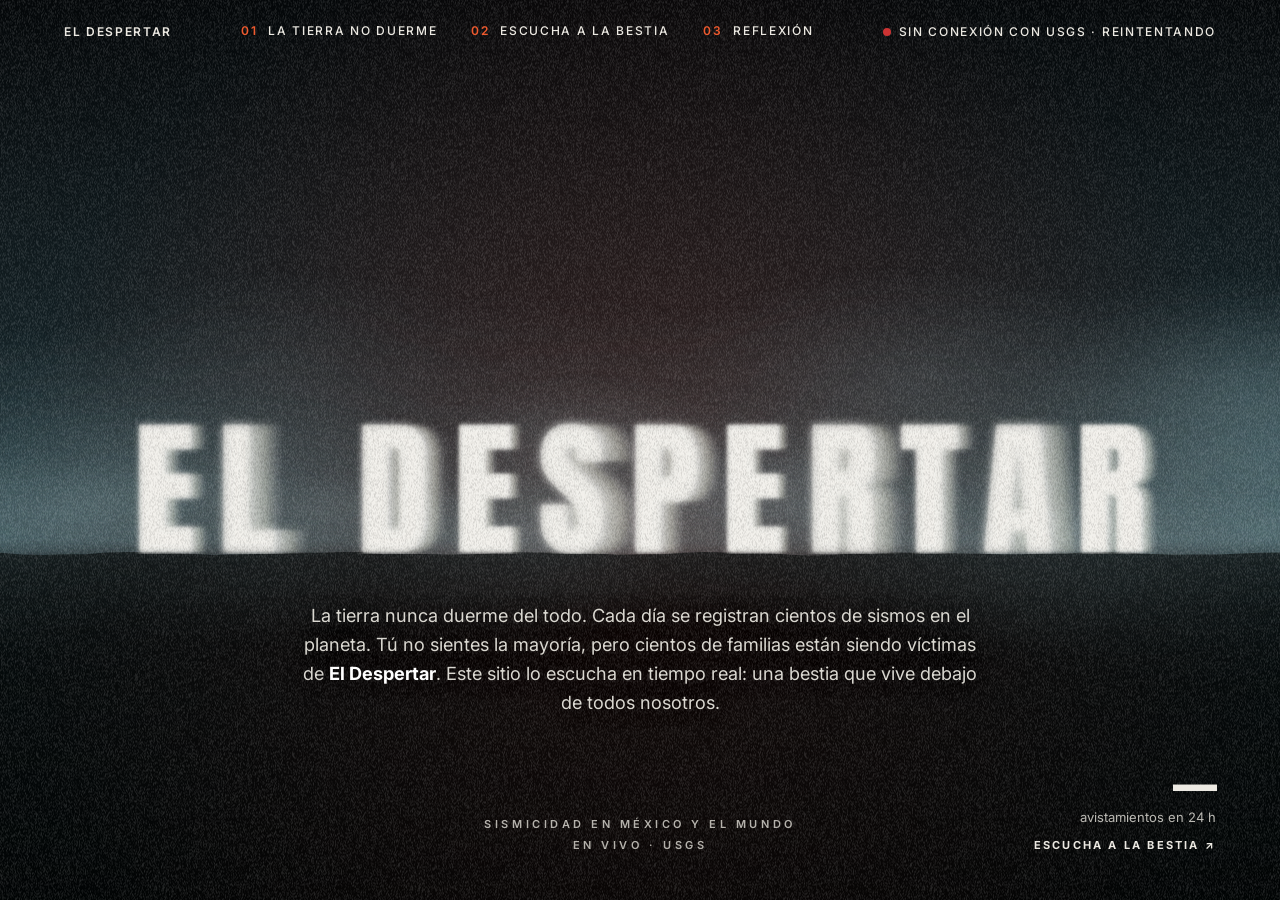
<file: index.html>
<!doctype html>
<html lang="es">
<head>
<meta charset="utf-8">
<meta name="viewport" content="width=device-width, initial-scale=1">
<title>El Despertar · Sismicidad en México y el mundo</title>
<meta name="description" content="Cada sismo del planeta, en tiempo real, como el despertar de una bestia. Proyecto de visualización de datos de Luis Eduardo Serrano Sorto.">
<link rel="preconnect" href="https://fonts.googleapis.com">
<link rel="preconnect" href="https://fonts.gstatic.com" crossorigin>
<link href="https://fonts.googleapis.com/css2?family=Anton&family=Inter:wght@400;500;600;700;900&family=Jost:ital,wght@0,300..700;1,400..700&family=IBM+Plex+Mono:wght@400;500&display=swap" rel="stylesheet">
<link rel="stylesheet" href="css/estilos.css?v=1795820000">
</head>
<body data-vista="editorial">

<!-- Barra de navegación y estado en vivo -->
<header class="barra">
  <a class="marca" href="index.html">El Despertar</a>
  <nav class="nav">
    <a href="index.html" data-v="editorial" class="activa" aria-current="page"><span>01</span> La tierra no duerme</a>
    <a href="bestia.html" data-v="bestia"><span>02</span> Escucha a la bestia</a>
    <a href="reflexion.html" data-v="reflexion"><span>03</span> Reflexión</a>
  </nav>
  <div class="vivo" id="estado"><i></i><span>conectando con USGS…</span></div>
</header>


<main id="editorial" class="vista">

  <section class="portada portada-niebla">
    <canvas class="p-cielo" aria-hidden="true"></canvas>
    <canvas class="p-titulo" aria-hidden="true"></canvas>
    <canvas class="p-frente" aria-hidden="true"></canvas>
    <h1 class="oculto">El Despertar</h1>
    <p class="p-intro">La tierra nunca duerme del todo. Cada día se registran cientos de sismos en el planeta. Tú no sientes la mayoría, pero cientos de familias están siendo víctimas de <b>El Despertar</b>. Este sitio lo escucha en tiempo real: una bestia que vive debajo de todos nosotros.</p>
    <p class="p-pie">Sismicidad en México y el mundo<br>En vivo · USGS</p>
    <div class="p-dato">
      <p class="p-cifra" data-dato="total24">—</p>
      <p class="p-nota">avistamientos en 24 h</p>
      <p class="ultimo" id="ultimo">Esperando el último avistamiento…</p>
      <a class="p-ver" href="bestia.html">Escucha a la bestia ↗</a>
    </div>
  </section>

</main>

<script src="js/main.js?v=1795820000"></script>
</body>
</html>
</file>
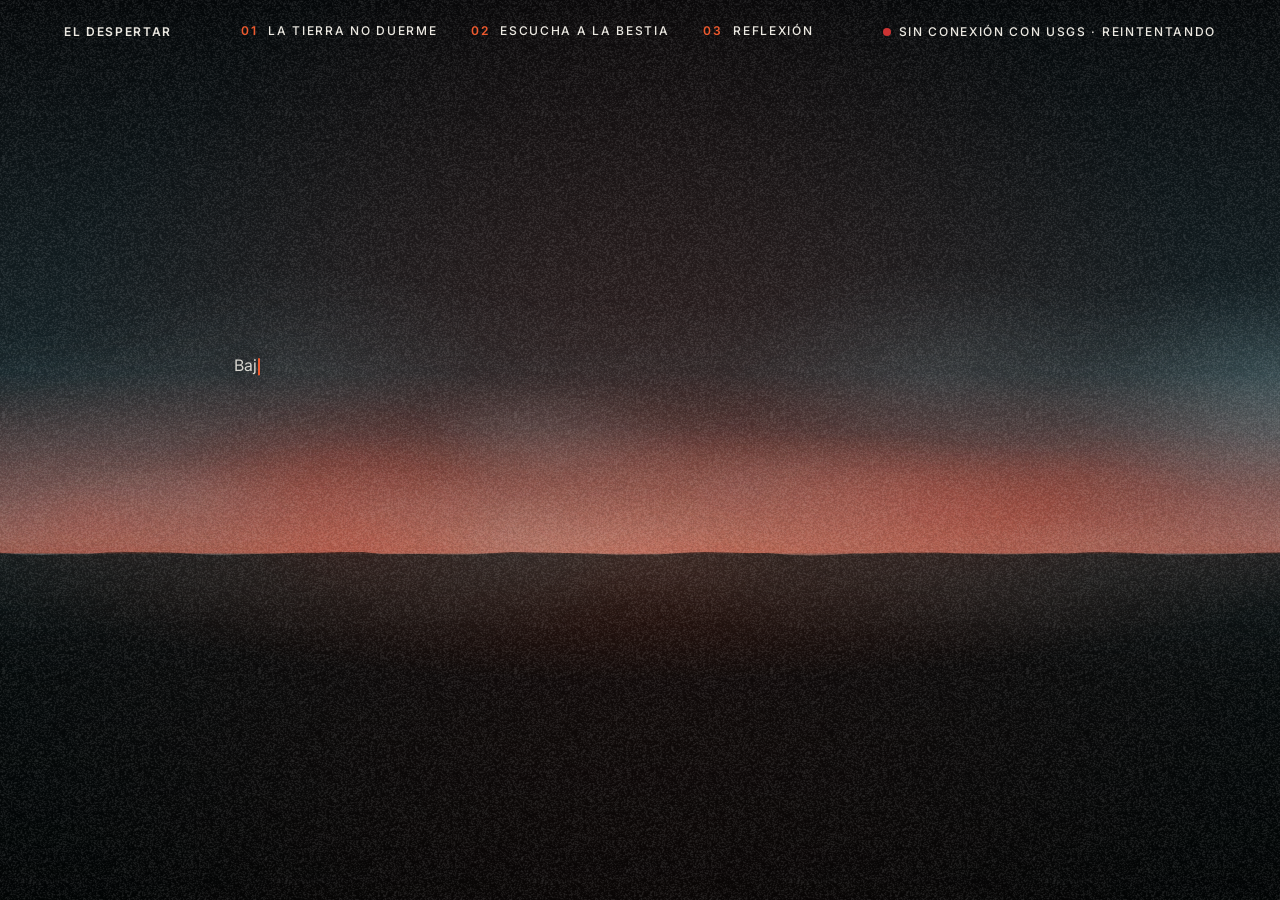
<file: reflexion.html>
<!doctype html>
<html lang="es">
<head>
<meta charset="utf-8">
<meta name="viewport" content="width=device-width, initial-scale=1">
<title>Reflexión final · El Despertar</title>
<meta name="description" content="Cada sismo del planeta, en tiempo real, como el despertar de una bestia. Proyecto de visualización de datos de Luis Eduardo Serrano Sorto.">
<link rel="preconnect" href="https://fonts.googleapis.com">
<link rel="preconnect" href="https://fonts.gstatic.com" crossorigin>
<link href="https://fonts.googleapis.com/css2?family=Anton&family=Inter:wght@400;500;600;700;900&family=Jost:ital,wght@0,300..700;1,400..700&family=IBM+Plex+Mono:wght@400;500&display=swap" rel="stylesheet">
<link rel="stylesheet" href="css/estilos.css?v=1795820000">
</head>
<body data-vista="reflexion">

<!-- Barra de navegación y estado en vivo -->
<header class="barra">
  <a class="marca" href="index.html">El Despertar</a>
  <nav class="nav">
    <a href="index.html" data-v="editorial"><span>01</span> La tierra no duerme</a>
    <a href="bestia.html" data-v="bestia"><span>02</span> Escucha a la bestia</a>
    <a href="reflexion.html" data-v="reflexion" class="activa" aria-current="page"><span>03</span> Reflexión</a>
  </nav>
  <div class="vivo" id="estado"><i></i><span>conectando con USGS…</span></div>
</header>


<main id="reflexion" class="vista">
  <section class="portada portada-niebla reflexion" data-titulo="" data-rojo="1.5">
    <canvas class="p-cielo" aria-hidden="true"></canvas>
    <canvas class="p-titulo" aria-hidden="true"></canvas>
    <canvas class="p-frente" aria-hidden="true"></canvas>
    <h1 class="oculto">Reflexión final</h1>
    <div class="r-caja">
      <p class="r-texto">Bajo cada ciudad, bajo cada casa, algo se mueve aunque no lo veamos. La bestia fue la forma de darle cuerpo a eso que vive debajo de todos nosotros. Cada avistamiento de este sitio ocurrió de verdad: detrás de cada punto rojo hay una familia y una noche que no terminó igual. Esta bestia no predice nada; solo escucha. Tal vez así podamos acercarnos a quienes, del otro lado del mundo, sienten este despertar, y empaticemos con lo que están experimentando. Porque la bestia no tiene fronteras, y la próxima vez puede despertar bajo nosotros.</p>
    </div>
  </section>
</main>

<script src="js/main.js?v=1795820000"></script>
</body>
</html>
</file>
<file: css/estilos.css>
/* =========================================================
   EL DESPERTAR · sistema visual
   Paleta del moodboard · Jost · retícula de 12 columnas
   ========================================================= */
:root{
  --negro:#0b0c0e; --sombra:#14171b; --linea:#2a2d33;
  --papel:#ece9e2; --gris:#9a9ca6; --gris-osc:#62656e;
  --brasa:#ef5a2e; --rojo:#7b1c0e; --niebla:#96bbc2;
  --mx:clamp(16px,5vw,96px); --gut:clamp(12px,1.6vw,28px);
  --barra:64px;
}
*{box-sizing:border-box;margin:0;padding:0}
html{scroll-behavior:smooth}
body{background:var(--negro);color:var(--papel);font-family:'Jost',Arial,sans-serif;font-size:18px;line-height:1.5;-webkit-font-smoothing:antialiased}
a{color:inherit}
b{font-weight:600}
[hidden]{display:none!important}
.brasa{color:var(--brasa)}

/* Retícula */
.ret{display:grid;grid-template-columns:repeat(12,1fr);column-gap:var(--gut);padding:0 var(--mx);max-width:1680px;margin:0 auto}
.c1-12{grid-column:1/13}.c1-10{grid-column:1/11}.c1-8{grid-column:1/9}.c1-7{grid-column:1/8}.c1-6{grid-column:1/7}.c1-3{grid-column:1/4}
.c4-9{grid-column:4/10}.c4-12{grid-column:4/13}.c7-12{grid-column:7/13}.c8-12{grid-column:8/13}.c9-12{grid-column:9/13}.c10-12{grid-column:10/13}

/* Estilos de párrafo */
.ceja,.rotulo{font-size:13px;font-weight:600;letter-spacing:.28em;text-transform:uppercase}
.ceja{color:var(--brasa)}
.rotulo{color:var(--gris)}
.rotulo.brasa{color:var(--brasa)}
.titulo-xl{font-size:clamp(44px,14vw,220px);line-height:.85;font-weight:700;letter-spacing:-.025em;text-transform:uppercase}
.titulo-xl-m{font-size:clamp(40px,6vw,96px);line-height:.95;font-weight:700;letter-spacing:-.02em;margin-top:12px}
.titulo-l{font-size:clamp(30px,3.6vw,56px);line-height:1.05;font-weight:600;letter-spacing:-.01em;margin-bottom:28px}
.entrada{font-size:clamp(20px,1.8vw,28px);line-height:1.35;font-weight:300}
.cuerpo{font-size:clamp(16px,1.15vw,19px);line-height:1.6;color:#cfccc5;text-align:justify;hyphens:auto;margin-bottom:18px}
.cuerpo b{color:var(--papel)}
.capitular::first-letter{float:left;font-size:4.2em;line-height:.82;font-weight:600;color:var(--brasa);margin:.06em .1em 0 0}
.nota{font-size:14px;line-height:1.45;color:var(--gris)}
.pie{font-size:14px;line-height:1.45;color:var(--gris);font-style:italic;margin-top:12px}
.fig{font-size:15px;font-style:italic;color:var(--brasa)}
.fig b{font-weight:600}
.num{font-size:clamp(40px,4vw,64px);font-weight:600;font-style:italic;color:var(--brasa);line-height:1;margin-bottom:10px}
.frase{font-size:clamp(30px,4.4vw,72px);line-height:1.1;font-weight:300}
.frase-m{font-size:clamp(22px,2.2vw,34px);line-height:1.3;font-weight:300}
.frase b,.frase-m b{font-weight:600;color:var(--brasa)}
.cifra-xl{font-size:clamp(80px,11vw,180px);line-height:.85;font-weight:700;letter-spacing:-.03em;color:var(--brasa);font-variant-numeric:tabular-nums}
.cifra-l{font-size:clamp(44px,4.6vw,76px);line-height:.9;font-weight:700;letter-spacing:-.02em;font-variant-numeric:tabular-nums}
.cifra-m{font-size:clamp(40px,4vw,64px);line-height:1;font-weight:700;margin:10px 0 6px}
.letra{font-size:clamp(64px,7vw,120px);line-height:.85;font-weight:700;color:var(--brasa)}

/* Barra superior */
.barra{position:fixed;top:0;left:0;right:0;height:var(--barra);display:flex;align-items:center;gap:32px;padding:0 var(--mx);z-index:50;background:linear-gradient(180deg,rgba(11,12,14,.92),rgba(11,12,14,0))}
.marca{font-weight:700;letter-spacing:.2em;text-transform:uppercase;font-size:14px;text-decoration:none;white-space:nowrap}
.nav{display:flex;gap:28px;flex:1}
.nav a{text-decoration:none;font-size:14px;color:var(--gris);letter-spacing:.04em;white-space:nowrap;padding:6px 0;border-bottom:2px solid transparent}
.nav a span{color:var(--brasa);font-weight:600;font-style:italic;margin-right:4px}
.nav a.activa{color:var(--papel);border-bottom-color:var(--brasa)}
.vivo{display:flex;align-items:center;gap:8px;font-size:12px;color:var(--gris);letter-spacing:.06em;white-space:nowrap}
.vivo i{width:8px;height:8px;border-radius:50%;background:var(--gris-osc)}
.vivo.ok i{background:var(--brasa);animation:latido 1.6s ease-in-out infinite}
.vivo.error i{background:#c33}
@keyframes latido{0%,100%{opacity:1;transform:scale(1)}50%{opacity:.35;transform:scale(.7)}}

/* Pantalla 1 */
.vista{min-height:100vh}
.portada{min-height:100vh;display:flex;flex-direction:column;justify-content:flex-end;padding:calc(var(--barra) + 40px) 0 72px;position:relative;
  background:radial-gradient(ellipse at 70% 30%,rgba(123,28,14,.35),transparent 60%),var(--negro)}
.portada .ceja{margin-bottom:24px}
.portada-texto{margin-top:40px}
.contador{margin-top:40px;text-align:right}
.contador .nota{margin-top:10px}
.ultimo{margin-top:18px;font-size:15px;color:var(--papel);min-height:22px}
.ultimo b{color:var(--brasa)}
.bajar{position:absolute;left:50%;bottom:20px;text-decoration:none;color:var(--gris);font-size:22px}
.bloque{padding:clamp(72px,10vw,140px) 0;border-top:1px solid var(--linea)}
.lateral{border-top:2px solid var(--brasa);padding-top:16px;align-self:start}
.fig-cab{display:flex;justify-content:space-between;align-items:baseline;border-top:1px solid var(--linea);padding-top:14px;margin-bottom:14px;gap:16px;flex-wrap:wrap}
.mapa{width:100%;display:block;background:var(--negro)}
#mapa-mundo{aspect-ratio:360/136}
#mapa-mexico{aspect-ratio:32/19}
.lista-sismos{list-style:none}
.lista-sismos li{border-bottom:1px solid var(--linea);padding:10px 0;font-size:14px;line-height:1.35}
.lista-sismos li b{color:var(--brasa);font-variant-numeric:tabular-nums;margin-right:6px}
.lista-sismos li span{display:block;color:var(--gris);font-size:12px}
.tres19{display:grid;grid-template-columns:repeat(3,1fr);gap:var(--gut);margin-top:64px;border-top:1px solid var(--linea);padding-top:20px}
.barras{display:grid;grid-template-columns:repeat(5,1fr);gap:var(--gut);height:clamp(240px,30vw,420px);align-items:end;border-bottom:1px solid var(--papel);margin-top:32px}
.barra-col{display:flex;flex-direction:column;justify-content:flex-end;height:100%}
.barra-col .n{font-size:clamp(20px,2.4vw,40px);font-weight:700;margin-bottom:8px;font-variant-numeric:tabular-nums}
.barra-col .b{background:var(--brasa);min-height:2px;transition:height 1.2s cubic-bezier(.2,.7,.2,1)}
.barras-et{display:grid;grid-template-columns:repeat(5,1fr);gap:var(--gut);margin-top:10px}
.cierre-editorial{text-align:left}
.cierre-editorial .boton{margin-top:40px}
.boton{display:inline-block;font:600 15px 'Jost',Arial,sans-serif;letter-spacing:.16em;text-transform:uppercase;color:var(--negro);background:var(--brasa);border:0;padding:18px 30px;text-decoration:none;cursor:pointer}
.boton:hover{background:var(--papel)}
.boton-sec{background:transparent;color:var(--papel);border:1px solid var(--gris-osc)}
.boton-sec:hover{background:transparent;border-color:var(--papel)}

/* Pantalla 2 · la bestia */
.vista-bestia{position:fixed;inset:0;overflow:hidden;background:var(--negro);z-index:10}
#lienzo{position:absolute;inset:0;width:100%;height:100%;display:block}
.grano{position:absolute;inset:-50%;pointer-events:none;opacity:.09;
  background-image:url("data:image/svg+xml,%3Csvg xmlns='http://www.w3.org/2000/svg' width='220' height='220'%3E%3Cfilter id='n'%3E%3CfeTurbulence type='fractalNoise' baseFrequency='.85' numOctaves='2' stitchTiles='stitch'/%3E%3C/filter%3E%3Crect width='100%25' height='100%25' filter='url(%23n)'/%3E%3C/svg%3E");
  animation:grano .5s steps(4) infinite}
@keyframes grano{0%{transform:translate(0,0)}25%{transform:translate(-3%,2%)}50%{transform:translate(2%,-3%)}75%{transform:translate(-2%,-1%)}100%{transform:translate(1%,3%)}}
.entrada-bestia{position:absolute;inset:0;display:flex;align-items:center;justify-content:center;background:rgba(11,12,14,.86);z-index:5;padding:var(--barra) var(--mx) 24px;overflow:auto}
.entrada-caja{max-width:720px}
.entrada-caja .ceja{margin-bottom:22px}
.aviso{border-left:3px solid var(--brasa);padding:10px 0 10px 18px;margin:22px 0 14px;font-size:15px;line-height:1.5;color:#cfccc5}
.entrada-botones{display:flex;gap:14px;flex-wrap:wrap;margin-top:30px}
.lectura{position:absolute;left:var(--mx);bottom:150px;pointer-events:none;z-index:3;max-width:min(680px,80vw);transition:opacity 1.4s}
.lectura-mag{font-size:clamp(44px,6vw,96px);font-weight:700;line-height:.95;color:var(--brasa);letter-spacing:-.02em}
.lectura-lugar{font-size:clamp(18px,1.8vw,26px);font-weight:300;margin-top:10px}
.lectura-hora{font-size:13px;color:var(--gris);letter-spacing:.14em;text-transform:uppercase;margin-top:8px}
.alarma .lectura-mag,.alarma .respira-dato span{color:var(--papel)}
.alarma .lectura-hora,.alarma .rotulo{color:rgba(236,233,226,.8)}
.lectura-mag,.lectura-hora{transition:color .6s}
.respira{position:absolute;right:var(--mx);top:calc(var(--barra) + 24px);text-align:right;z-index:3;pointer-events:none}
.respira-dato{font-size:15px;color:var(--papel);margin-top:6px}
.respira-dato span{color:var(--brasa);font-weight:700;font-size:22px}
.controles{pointer-events:none;position:absolute;left:0;right:0;bottom:0;display:flex;justify-content:space-between;align-items:flex-end;gap:24px;padding:24px var(--mx) 28px;z-index:4;background:linear-gradient(0deg,rgba(11,12,14,.85),rgba(11,12,14,0));flex-wrap:wrap}
.pasado-botones{display:flex;gap:8px;margin-top:10px}
.pasado-botones button,.volumen button{font:500 14px 'Jost',Arial,sans-serif;letter-spacing:.1em;color:var(--papel);background:transparent;border:1px solid var(--gris-osc);padding:9px 16px;cursor:pointer}
.pasado-botones button:hover,.volumen button:hover{border-color:var(--brasa);color:var(--brasa)}
.volumen{display:flex;align-items:center;gap:14px}
#repaso.activo{border-color:var(--brasa);color:var(--brasa)}
.repaso{position:relative}
.repaso-barra{position:absolute;left:0;right:0;bottom:-12px;height:2px;background:rgba(236,233,226,.12)}
.repaso-barra i{display:block;height:100%;width:0;background:var(--brasa);transition:width .2s linear}
.volumen input{accent-color:var(--brasa);width:140px}
.sacude{animation:sacude .09s linear infinite}
@keyframes sacude{0%{transform:translate(0,0)}25%{transform:translate(-5px,3px)}50%{transform:translate(4px,-4px)}75%{transform:translate(-3px,-2px)}100%{transform:translate(3px,4px)}}

/* Pantalla 3 · bitácora */
.portada-bit{min-height:80vh;background:radial-gradient(ellipse at 20% 80%,rgba(150,187,194,.12),transparent 55%),var(--negro)}
.portada-bit .entrada{margin-top:36px}
.tabla-bit{display:grid;grid-template-columns:1fr 1fr;gap:28px var(--gut)}
.tabla-bit div{border-top:1px solid var(--linea);padding-top:12px}
.tabla-bit p:last-child,.tres-col p:last-child,.escenarios p:last-child{font-size:clamp(17px,1.3vw,21px);line-height:1.45;margin-top:8px}
.tres-col{display:grid;grid-template-columns:repeat(3,1fr);gap:var(--gut)}
.tres-col>div{border-top:2px solid var(--brasa);padding-top:14px}
.mapa-con{display:grid;grid-template-columns:repeat(4,1fr);gap:var(--gut);margin-top:56px}
.mapa-con>div{border-top:1px solid var(--linea);padding-top:12px}
.con-d{font-size:13px;letter-spacing:.24em;text-transform:uppercase;color:var(--gris);font-weight:600}
.con-c{font-size:clamp(20px,2vw,30px);font-style:italic;color:var(--brasa);line-height:1.15;margin-top:8px}
.bloque-oscuro{background:radial-gradient(ellipse at 80% 20%,rgba(123,28,14,.28),transparent 60%),#070809}
.escenarios{display:grid;grid-template-columns:repeat(3,1fr);gap:var(--gut)}
.escenarios>div{border-top:1px solid var(--linea);padding-top:14px}
.esc-t{font-size:clamp(28px,2.6vw,40px);font-weight:700;color:var(--brasa);line-height:1}
.moodboard{margin-top:40px}
.moodboard img{width:100%;display:block}
.pie-sitio{border-top:1px solid var(--linea);padding:48px 0 64px}
.pie-sitio .nota{margin-top:8px}

/* Móvil */
.provocar{position:absolute;right:var(--mx);top:calc(var(--barra) + 96px);z-index:4;width:220px;display:flex;flex-direction:column;align-items:flex-end;text-align:right;gap:8px;background:linear-gradient(270deg,rgba(11,12,14,.55),rgba(11,12,14,0));padding:14px 0 14px 24px}
.prov-mag{font-size:40px;font-weight:700;line-height:1;color:var(--brasa);letter-spacing:-.02em}
.prov-etapa{font-size:14px;color:var(--papel);min-height:1.3em}
.provocar.ficcion .prov-mag{color:#ff3b1f;text-shadow:0 0 18px rgba(255,59,31,.6)}
.prov-riel{--alto:clamp(110px,calc(100vh - 560px),240px);position:relative;width:110px;height:var(--alto);margin:6px 0}
.prov-riel input{position:absolute;width:var(--alto);height:24px;right:calc(12px - var(--alto) / 2);top:calc(var(--alto) / 2 - 12px);transform:rotate(-90deg);accent-color:var(--brasa);cursor:ns-resize}
.prov-marcas{list-style:none;position:absolute;right:30px;top:0;bottom:0;width:90px;margin:0;padding:0}
.prov-marcas li{position:absolute;right:0;bottom:calc(var(--p) * 100% - 7px);font-size:11px;letter-spacing:.1em;color:var(--gris);white-space:nowrap}
.prov-marcas li.record{color:var(--brasa)}
#p-lugar{font:400 13px 'Jost',Arial,sans-serif;color:var(--papel);background:#0b0c0e;border:1px solid var(--gris-osc);padding:7px 8px;max-width:190px}
.prov-boton{font:500 14px 'Jost',Arial,sans-serif;letter-spacing:.14em;text-transform:uppercase;color:#0b0c0e;background:var(--brasa);border:0;padding:11px 20px;cursor:pointer}
.prov-boton:hover{background:#ff6a3a}
.prov-nota{font-size:11px;color:var(--gris);letter-spacing:.06em}
.alarma .prov-mag{color:var(--papel)}.alarma .prov-marcas li,.alarma .prov-nota{color:rgba(236,233,226,.75)}
@media (max-width:860px){
  .provocar{top:auto;bottom:auto;transform:none;top:calc(var(--barra) + 70px);width:150px;padding:8px 0 8px 12px;gap:6px}
  .prov-mag{font-size:28px}
  .prov-riel{--alto:150px;width:90px}

  .ret>*{grid-column:1/13!important}
  .nav{gap:14px}.nav a{font-size:12px}.nav a span{display:none}
  .marca,.vivo span{display:none}
  .contador{text-align:left}
  .lateral{margin-top:32px}
  .tres19,.tres-col,.escenarios{grid-template-columns:1fr;row-gap:24px}
  .mapa-con,.tabla-bit{grid-template-columns:1fr 1fr}
  .respira{top:calc(var(--barra) + 8px)}
  .lectura{bottom:250px}
  .lectura-mag{font-size:44px}
  .controles{gap:14px;padding-bottom:20px}
  .controles{flex-direction:column;align-items:flex-start}
}
@media (prefers-reduced-motion:reduce){.grano{animation:none}.vivo.ok i{animation:none}}

.controles>*{pointer-events:auto}

/* M 14.5: el fin — la interfaz desaparece en la oscuridad */
#bestia .barra-ui,#bestia .lectura,#bestia .respira,#bestia .controles,#bestia .provocar{transition:opacity 1.2s}
#bestia.fin .lectura,#bestia.fin .respira,#bestia.fin .controles,#bestia.fin .provocar{opacity:0!important}

/* ---------- Portada con niebla en movimiento (igual a la imagen aprobada) ---------- */
.portada-niebla{height:100vh;min-height:560px;padding:0;display:block;overflow:hidden;background:#05080a;font-family:'Inter',system-ui,sans-serif}
.portada-niebla canvas{position:absolute;inset:0;width:100%;height:100%;display:block}
.oculto{position:absolute;width:1px;height:1px;overflow:hidden;clip:rect(0 0 0 0);white-space:nowrap}
.p-intro{position:absolute;left:50%;transform:translateX(-50%);top:calc(var(--hz,61.5%) + clamp(28px,5.3vh,52px));width:min(690px,86vw);text-align:center;z-index:4;
  font-size:clamp(17px,1.42vw,20.5px);line-height:1.6;font-weight:400;color:rgba(236,233,226,.92);text-shadow:0 1px 18px rgba(0,0,0,.6)}
.p-intro b{font-weight:700;color:#fff}
.p-pie{position:absolute;left:0;right:0;bottom:44px;text-align:center;z-index:4;font-size:11px;letter-spacing:.32em;font-weight:600;text-transform:uppercase;color:rgba(236,233,226,.75);line-height:1.9}
.p-dato{position:absolute;right:var(--mx);bottom:44px;text-align:right;z-index:4}
.p-cifra{font-size:44px;font-weight:900;letter-spacing:-.03em;line-height:1;color:var(--papel)}
.p-nota{font-size:13px;color:rgba(236,233,226,.78);margin-top:2px}
.p-dato .ultimo{display:none}
.p-ver{display:inline-block;margin-top:10px;font-size:11px;font-weight:700;letter-spacing:.2em;text-transform:uppercase;color:var(--papel);text-decoration:none}
.p-ver:hover{color:var(--brasa)}
.portada-niebla .bajar{display:none}
/* la barra superior en la portada, como en la imagen */
body:is([data-vista="editorial"],[data-vista="reflexion"]) .barra{font-family:'Inter',system-ui,sans-serif;background:none;justify-content:space-between}
body:is([data-vista="editorial"],[data-vista="reflexion"]) .marca{font-size:12px;font-weight:600;letter-spacing:.14em}
body:is([data-vista="editorial"],[data-vista="reflexion"]) .nav{flex:0 1 auto;gap:34px;margin:0 auto}
body:is([data-vista="editorial"],[data-vista="reflexion"]) .nav a{font-size:12px;font-weight:500;letter-spacing:.14em;text-transform:uppercase;color:var(--papel);border-bottom-color:transparent}
body:is([data-vista="editorial"],[data-vista="reflexion"]) .nav a span{font-style:normal;font-weight:600;margin-right:6px}
body:is([data-vista="editorial"],[data-vista="reflexion"]) .vivo{font-size:12px;font-weight:500;letter-spacing:.14em;text-transform:uppercase;color:var(--papel)}
@media (max-width:860px){
  .p-dato{left:var(--mx);right:var(--mx);text-align:center;bottom:84px}
  .p-pie{bottom:22px;letter-spacing:.2em;font-size:10px}
  .p-intro{top:calc(var(--hz) + 22px);font-size:16px;line-height:1.55}
  body:is([data-vista="editorial"],[data-vista="reflexion"]) .nav{gap:14px}
}

/* ---------- Página 3 · Reflexión final (misma niebla de la portada, sin título) ---------- */
.reflexion .r-caja{position:absolute;left:50%;top:auto;bottom:calc(100% - var(--hz,61.5%) + clamp(40px,7vh,80px));transform:translateX(-50%);width:min(850px,80vw);text-align:center;z-index:4;font-family:'Inter',system-ui,sans-serif}
.r-ceja{font-size:11px;letter-spacing:.32em;font-weight:600;text-transform:uppercase;color:var(--brasa)}
.r-titulo{font-family:'Anton',sans-serif;font-weight:400;font-size:clamp(44px,6vw,84px);letter-spacing:.12em;line-height:1;margin:18px 0 32px;color:#f2f1ec;
  text-shadow:6px 0 10px rgba(242,241,236,.25),14px 0 22px rgba(242,241,236,.12);filter:blur(.4px)}
.r-texto{text-wrap:balance;font-size:clamp(15px,1.24vw,20px);line-height:1.75;color:rgba(236,233,226,.92);text-shadow:0 1px 18px rgba(0,0,0,.6)}
.r-texto b{color:#fff;font-weight:700}
.r-pie{position:absolute;left:var(--mx);right:var(--mx);bottom:32px;z-index:4;text-align:center;font-family:'Inter',system-ui,sans-serif;font-size:11px;line-height:1.7;letter-spacing:.04em;color:rgba(236,233,226,.55)}
.r-pie b{color:rgba(236,233,226,.85)}
@media (max-width:860px){
  .portada-niebla.reflexion{height:auto;min-height:100vh;padding:calc(var(--barra) + 48px) 0 28px}
  .reflexion .r-caja{position:relative;left:auto;top:auto;transform:none;margin:0 auto;width:86vw}
  .r-pie{position:relative;left:auto;right:auto;bottom:auto;margin:40px auto 0;width:86vw;font-size:10px}
  body:is([data-vista="editorial"],[data-vista="reflexion"]) .nav a{font-size:10px;letter-spacing:.06em}
  body:is([data-vista="editorial"],[data-vista="reflexion"]) .vivo span{display:none}
}

/* ---------- Escucha a la bestia en celular: cada cosa en su esquina ---------- */
@media (max-width:860px){
  .vista-bestia .respira{display:none}
  .vista-bestia .lectura{bottom:auto;top:calc(var(--barra) + 6px);left:var(--mx);max-width:52vw}
  .vista-bestia .lectura-mag{font-size:34px}
  .vista-bestia .lectura-lugar{font-size:14px}
  .vista-bestia .lectura-hora{font-size:10px;letter-spacing:.08em}
  .provocar{top:calc(var(--barra) + 4px);width:120px;padding:6px 0 6px 8px;gap:4px;background:none}
  .provocar .rotulo,.prov-etapa,.prov-nota,.prov-marcas{display:none}
  .prov-mag{font-size:22px}
  .prov-riel{--alto:110px;width:40px}
  #p-lugar{font-size:11px;padding:4px;max-width:120px}
  .prov-boton{font-size:11px;padding:8px 12px}
  .controles .rotulo{font-size:10px}
}
.r-letra{opacity:0;transition:opacity .35s ease-out}
.r-letra.ve{opacity:1}
.r-texto{position:relative}
.r-cursor{position:absolute;left:0;top:0;width:2px;height:1.1em;background:var(--brasa);animation:r-parpadeo 1s steps(2) infinite;pointer-events:none}
@keyframes r-parpadeo{50%{opacity:0}}
</file>
